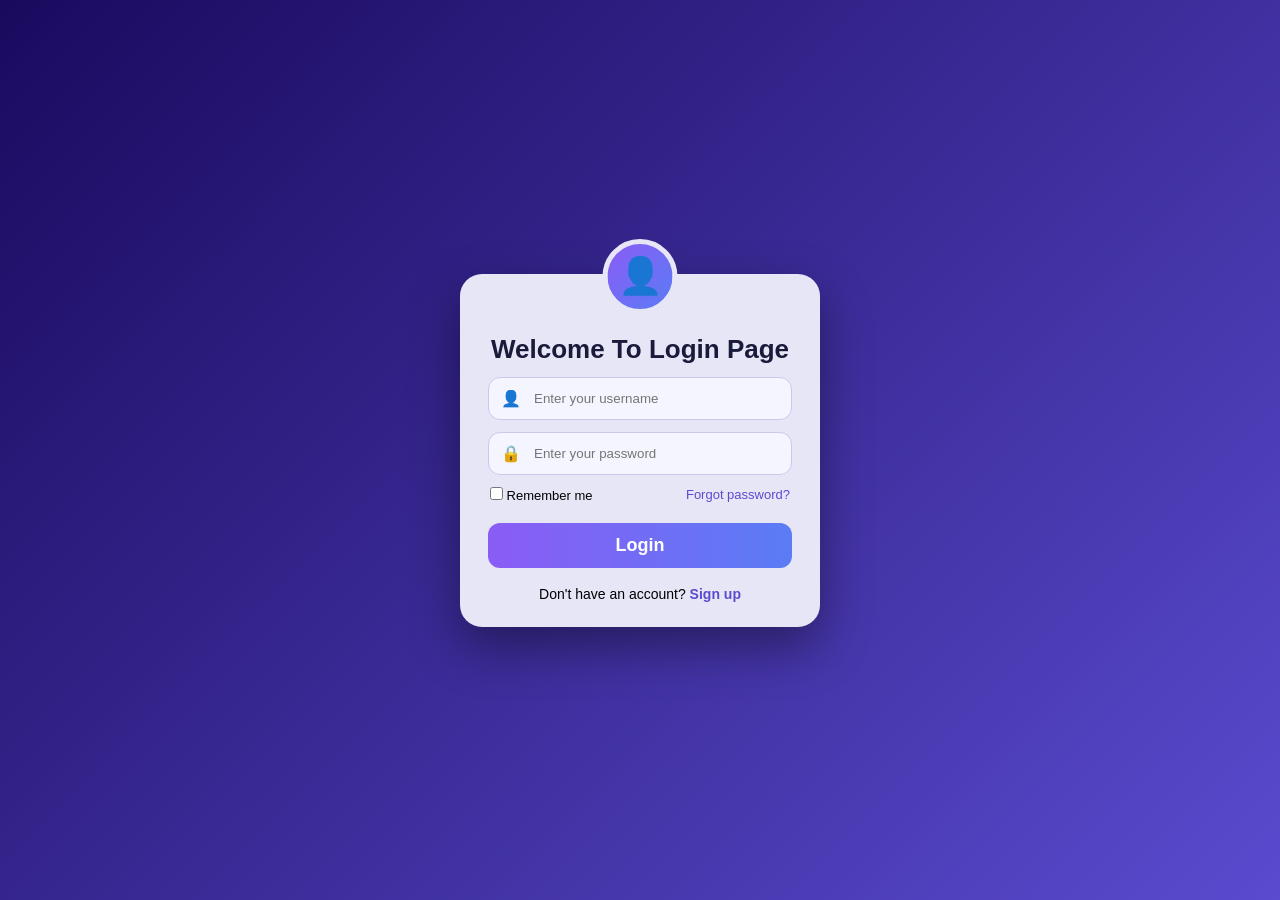
<file: index.html>
<!DOCTYPE html>
<html lang="en">
<head>
    <meta charset="UTF-8">
    <meta name="viewport" content="width=device-width, initial-scale=1.0">
    <title></title>
    <link rel="stylesheet" href="style.css">
</head>
<body>
    <div class="card">
        <div class="icon">👤</div>
        <h1>Welcome To Login Page</h1>

        <div class="input-box">
            <span>👤</span>
            <input id="username" type="text" placeholder="Enter your username">
        </div>

        <div class="input-box">
            <span>🔒</span>
            <input id="password" type="password" placeholder="Enter your password">
        </div>

        <div class="options">
            <label><input type="checkbox"> Remember me</label>
            <a href="#">Forgot password?</a>
        </div>

        <button id="loginBtn">Login</button>
        <div id="msg"></div>

        <div class="signup">Don't have an account? <b>Sign up</b></div>
    </div>

    <script src="main.js"></script>
</body>
</html>
</file>
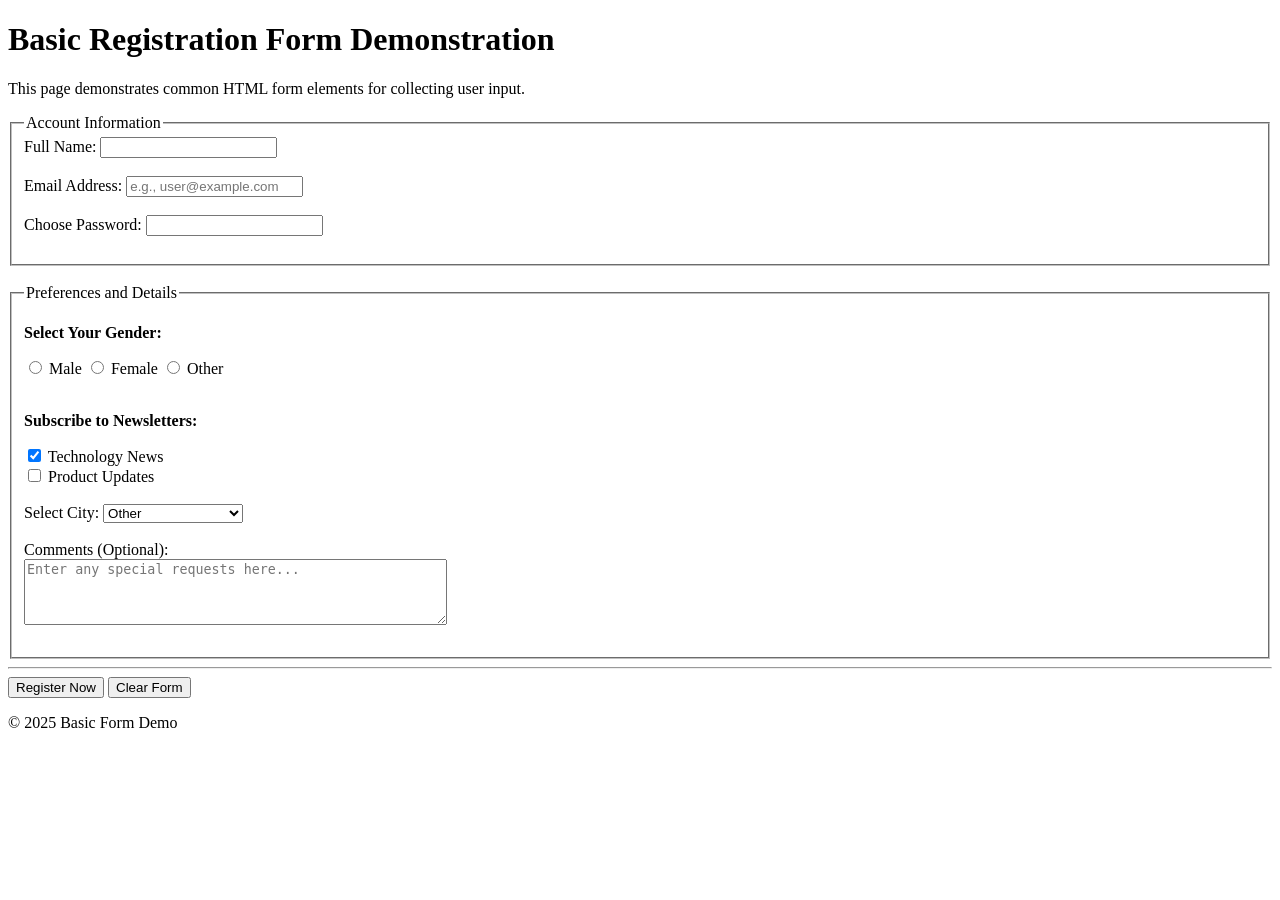
<file: 02_basic_form.html>
<!DOCTYPE html>
<html lang="en">
<head>
    <meta charset="UTF-8">
    <title>Basic HTML Form Tags</title>
</head>
<body>

    <h1>Basic Registration Form Demonstration</h1>
    <p>This page demonstrates common HTML form elements for collecting user input.</p>

    <form action="/submit-data" method="post">
        
        <fieldset>
            <legend>Account Information</legend>
            
            <label for="name">Full Name:</label>
            <input type="text" id="name" name="full_name" required>
            <br><br>

            <label for="email">Email Address:</label>
            <input type="email" id="email" name="email_address" placeholder="e.g., user@example.com" required>
            <br><br>

            <label for="password">Choose Password:</label>
            <input type="password" id="password" name="user_password" minlength="8" required>
            <br><br>
        </fieldset>

        <br>

        <fieldset>
            <legend>Preferences and Details</legend>

            <p><strong>Select Your Gender:</strong></p>
            <input type="radio" id="male" name="gender" value="male">
            <label for="male">Male</label>
            
            <input type="radio" id="female" name="gender" value="female">
            <label for="female">Female</label>
            
            <input type="radio" id="other" name="gender" value="other">
            <label for="other">Other</label>
            <br><br>

            <p><strong>Subscribe to Newsletters:</strong></p>
            <input type="checkbox" id="news_tech" name="newsletter" value="tech" checked>
            <label for="news_tech">Technology News</label>
            <br>
            <input type="checkbox" id="news_prod" name="newsletter" value="product">
            <label for="news_prod">Product Updates</label>
            <br><br>

            <label for="city">Select City:</label>
            <select id="city" name="city_selection">
                <option value="csn">Chh Sambhajinagar</option>
                <option value="pune">Pune</option>
                <option value="bom">Mumbai</option>
                <option value="other" selected>Other</option>
            </select>
            <br><br>

            <label for="comments">Comments (Optional):</label><br>
            <textarea id="comments" name="user_comments" rows="4" cols="50" placeholder="Enter any special requests here..."></textarea>
            <br><br>
            
        </fieldset>
        
        <hr>

        <input type="submit" value="Register Now">
        <input type="reset" value="Clear Form">

    </form>

    <footer>
        <p>&copy; 2025 Basic Form Demo</p>
    </footer>

</body>
</html>
</file>
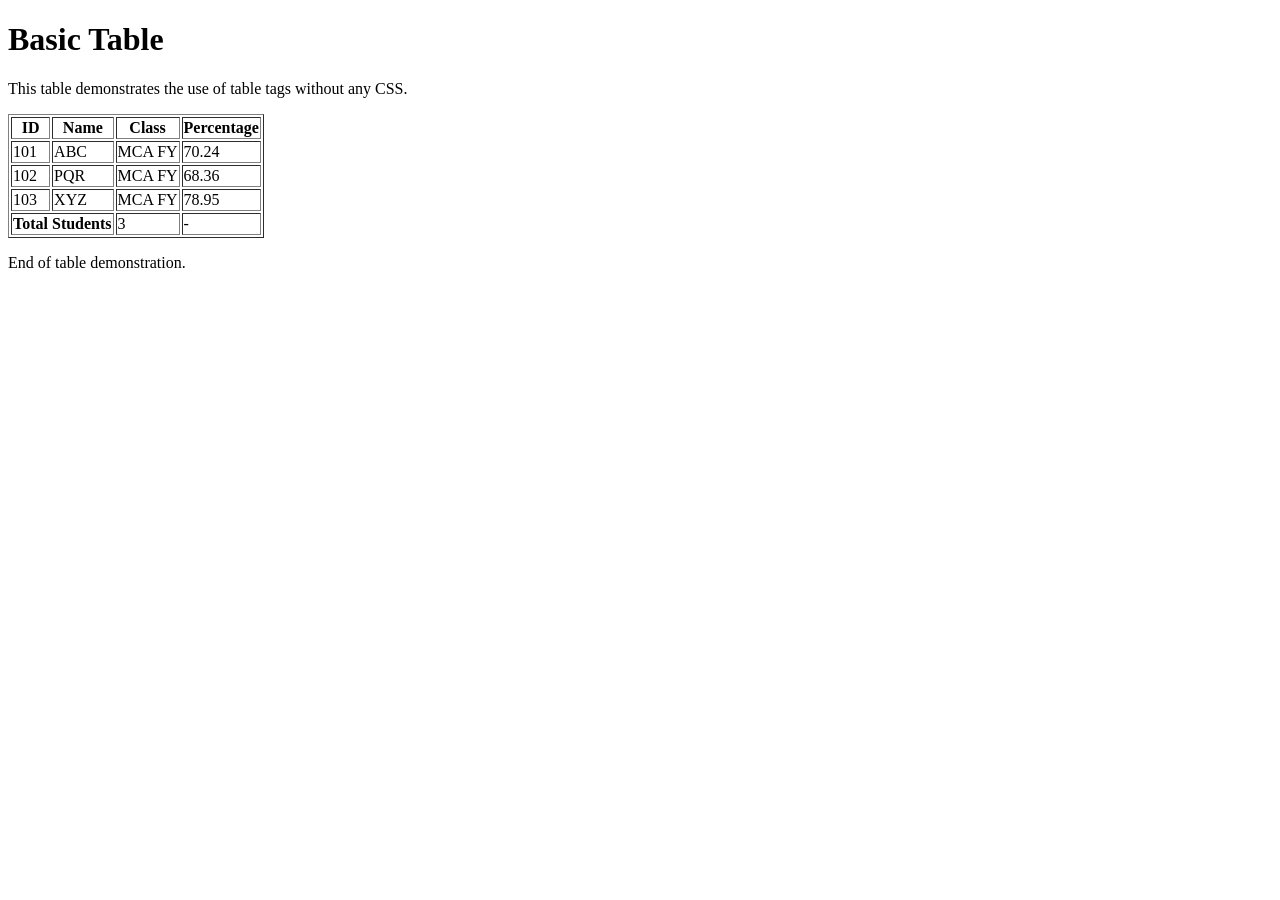
<file: 03_basic_table.html>
<!DOCTYPE html>
<html lang="en">
<head>
    <meta charset="UTF-8">
    <title>Basic HTML Table Example</title>
</head>
<body>

    <h1>Basic Table</h1>
    <p>This table demonstrates the use of table tags without any CSS.</p>

    <table border="1">
        
        <thead>
            <tr>
                <th>ID</th>
                <th>Name</th>
                <th>Class</th>
                <th>Percentage</th>
            </tr>
        </thead>
        
        <tbody>
            
            <tr>
                <td>101</td>
                <td>ABC</td>
                <td>MCA FY</td>
                <td>70.24</td>
            </tr>
            
            <tr>
                <td>102</td>
                <td>PQR</td>
                <td>MCA FY</td>
                <td>68.36</td>
            </tr>
            
            <tr>
                <td>103</td>
                <td>XYZ</td>
                <td>MCA FY</td>
                <td>78.95</td>
            </tr>
            
        </tbody>

        <tfoot>
            <tr>
                <td colspan="2"><strong>Total Students</strong></td>
                <td>3</td>
                <td>-</td>
            </tr>
        </tfoot>

    </table>

    <footer>
        <p>End of table demonstration.</p>
    </footer>

</body>
</html>
</file>
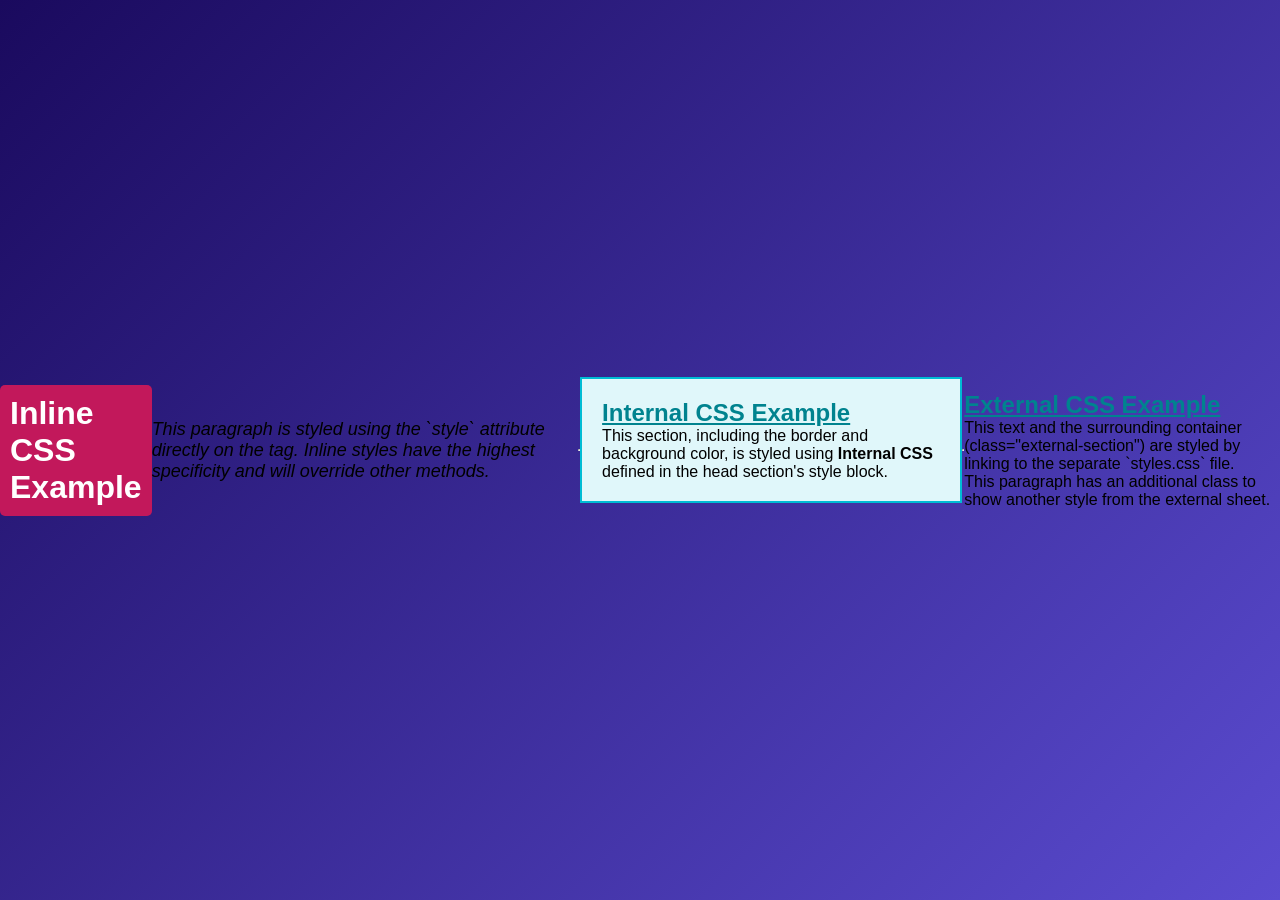
<file: 04_CSS_types.html>
<!DOCTYPE html>
<html lang="en">
<head>
    <meta charset="UTF-8">
    <title>CSS Application Methods</title>

    <link rel="stylesheet" href="style.css">

    <style>
        /* This style targets the main container using its ID */
        #internal-section {
            background-color: #e0f7fa; /* Light cyan background */
            padding: 20px;
            border: 2px solid #00bcd4; /* Cyan border */
            margin-bottom: 20px;
        }

        /* This style targets all <h2> elements */
        h2 {
            color: #00838f; /* Dark teal text */
            text-decoration: underline;
        }
    </style>
</head>
<body>

    <h1 style="color: white; background-color: #c2185b; padding: 10px; border-radius: 5px;">
        Inline CSS Example
    </h1>
    <p style="font-size: 18px; font-style: italic;">
        This paragraph is styled using the `style` attribute directly on the tag.
        Inline styles have the highest specificity and will override other methods.
    </p>

    <hr>

    <div id="internal-section">
        <h2>Internal CSS Example</h2>
        <p>
            This section, including the border and background color, is styled using <strong>Internal CSS</strong> defined in the head section's style block.
        </p>
    </div>

    <hr>

    <div class="external-section">
        <h2>External CSS Example</h2>
        <p>
            This text and the surrounding container (class="external-section") are styled by linking to the separate `styles.css` file.
        </p>
        <p class="special-text">
            This paragraph has an additional class to show another style from the external sheet.
        </p>
    </div>

</body>
</html>
</file>
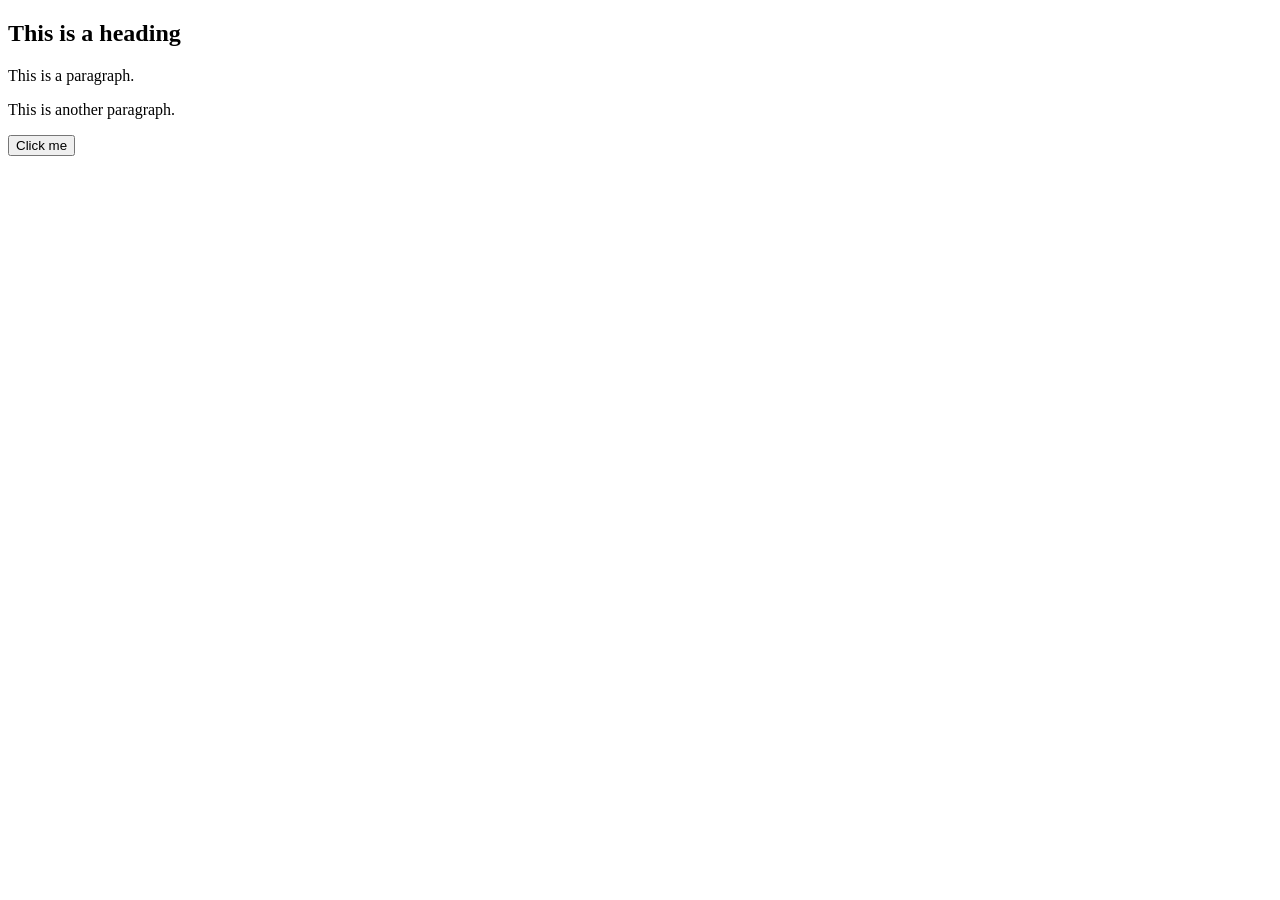
<file: 12_jquery_basics.html>
<!DOCTYPE html>
<html>
<head>
<script src="https://ajax.googleapis.com/ajax/libs/jquery/3.7.1/jquery.min.js"></script>
<script>
$(document).ready(function(){
  $("button").click(function(){
    $("#test").hide();
  });
});
</script>
</head>
<body>

<h2>This is a heading</h2>

<p>This is a paragraph.</p>
<p id="test">This is another paragraph.</p>

<button>Click me</button>

</body>
</html>
</file>
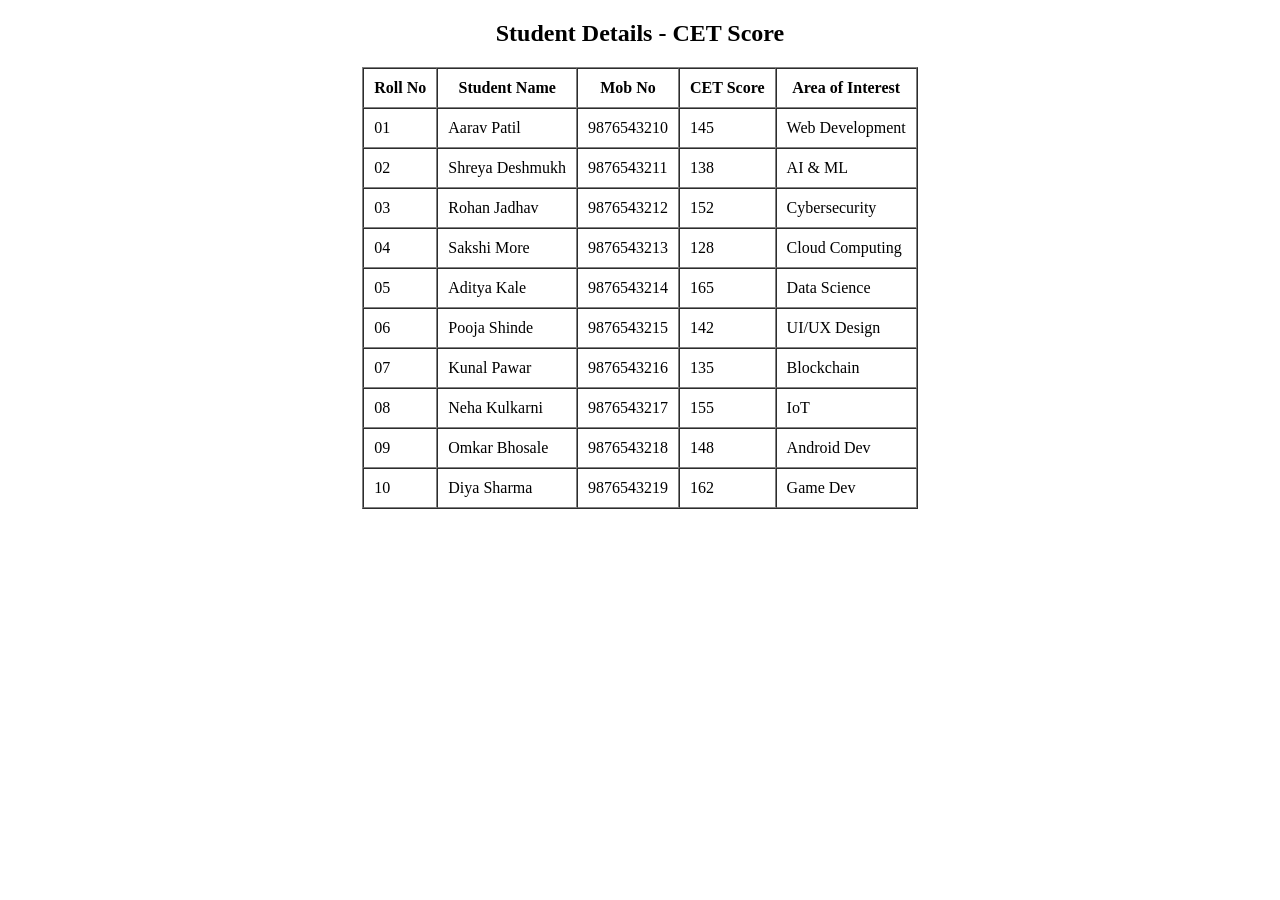
<file: student.html>
<!DOCTYPE html>
<html>
<head><title><b>Students Marks</b> </title></head>
<body>
<h2 align="center">Student Details - CET Score</h2>
<table border="1" align="center" cellpadding="10" cellspacing="0">
<tr>
<th>Roll No</th><th>Student Name</th><th>Mob No</th><th>CET Score</th><th>Area of Interest</th>
</tr>
<tr><td>01</td><td>Aarav Patil</td><td>9876543210</td><td>145</td><td>Web Development</td></tr>
<tr><td>02</td><td>Shreya Deshmukh</td><td>9876543211</td><td>138</td><td>AI & ML</td></tr>
<tr><td>03</td><td>Rohan Jadhav</td><td>9876543212</td><td>152</td><td>Cybersecurity</td></tr>
<tr><td>04</td><td>Sakshi More</td><td>9876543213</td><td>128</td><td>Cloud Computing</td></tr>
<tr><td>05</td><td>Aditya Kale</td><td>9876543214</td><td>165</td><td>Data Science</td></tr>
<tr><td>06</td><td>Pooja Shinde</td><td>9876543215</td><td>142</td><td>UI/UX Design</td></tr>
<tr><td>07</td><td>Kunal Pawar</td><td>9876543216</td><td>135</td><td>Blockchain</td></tr>
<tr><td>08</td><td>Neha Kulkarni</td><td>9876543217</td><td>155</td><td>IoT</td></tr>
<tr><td>09</td><td>Omkar Bhosale</td><td>9876543218</td><td>148</td><td>Android Dev</td></tr>
<tr><td>10</td><td>Diya Sharma</td><td>9876543219</td><td>162</td><td>Game Dev</td></tr>
</table>
</body>
</html>
</file>
<file: style.css>
*{
    margin:0;
    padding:0;
    box-sizing:border-box;
    font-family: Arial, sans-serif;
}
body{
    height:100vh;
    display:flex;
    justify-content:center;
    align-items:center;
    background: linear-gradient(135deg, #1a0a5e, #5a4bcf);
}
.card{
    background:#e6e6f7;
    width:360px;
    padding:50px 28px 25px;
    border-radius:22px;
    text-align:center;
    position:relative;
    box-shadow:0 20px 50px rgba(0,0,0,0.4);
}
.icon{
    width:75px;
    height:75px;
    background: linear-gradient(135deg, #8a5cf5, #5a7cf5);
    color:white;
    font-size:36px;
    border-radius:50%;
    display:flex;
    justify-content:center;
    align-items:center;
    position:absolute;
    top:-35px;
    left:50%;
    transform:translateX(-50%);
    border:5px solid #e6e6f7;
}
.card h1{color:#1a1a3a; font-size:26px; margin-top:10px;}
.card p{color:#666; margin:6px 0 22px;}
.input-box{
    background:#f5f5ff;
    border:1px solid #c9c9e8;
    display:flex;
    align-items:center;
    padding:0 12px;
    border-radius:12px;
    margin:12px 0;
}
.input-box input{
    border:none;
    outline:none;
    background:transparent;
    padding:13px;
    width:100%;
}
.options{
    display:flex;
    justify-content:space-between;
    font-size:13px;
    margin:12px 2px;
}
.options a{color:#5a4bcf; text-decoration:none;}
button{
    width:100%;
    padding:12px;
    border:none;
    border-radius:12px;
    background: linear-gradient(90deg, #8a5cf5, #5a7cf5);
    color:white;
    font-size:18px;
    font-weight:bold;
    cursor:pointer;
    margin-top:8px;
}
#msg{
    margin-top:15px;
    padding:11px;
    border-radius:8px;
    display:none;
    font-weight:bold;
    font-size:14px;
}
.signup{margin-top:18px; font-size:14px;}
.signup b{color:#5a4bcf; cursor:pointer;}
</file>
